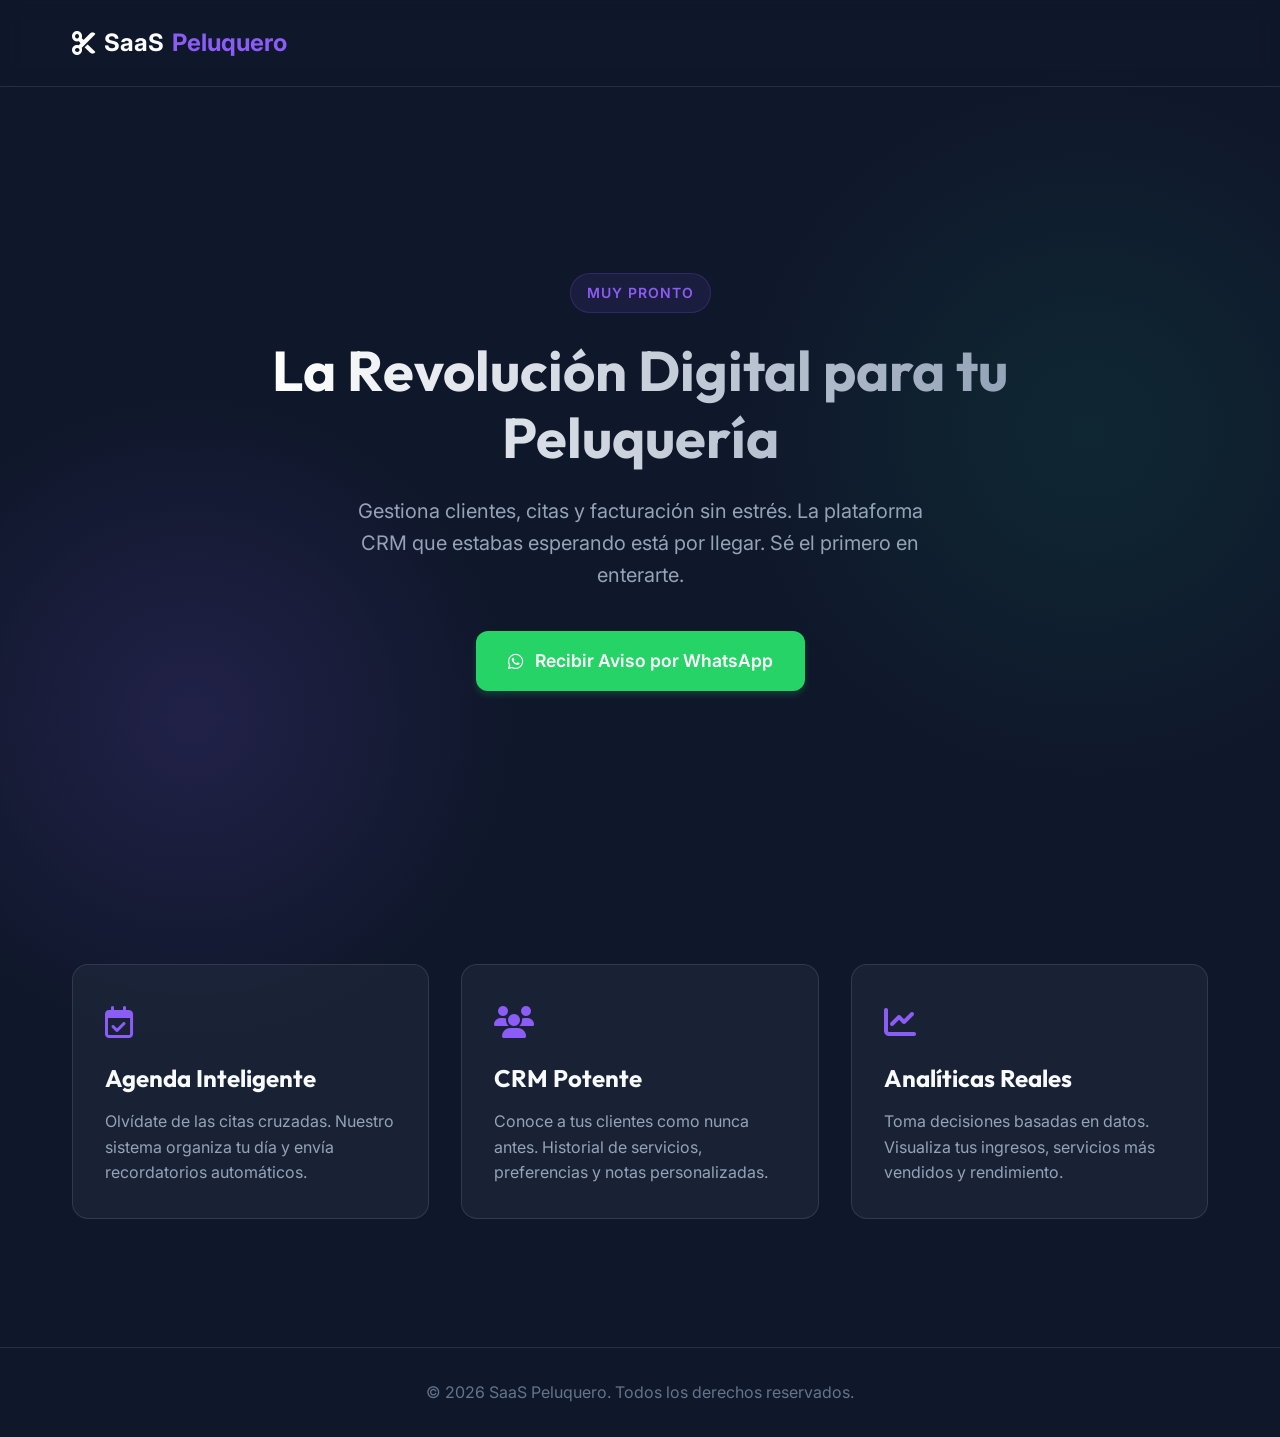
<file: index.html>
<!DOCTYPE html>
<html lang="es">
<head>
    <meta charset="UTF-8">
    <meta name="viewport" content="width=device-width, initial-scale=1.0">
    <title>SaaS Peluquero - Software de Gestión para Salones</title>
    <meta name="description" content="La solución integral para gestionar tu peluquería. CRM, Agenda y Pagos en un solo lugar. Lanzamiento muy pronto.">
    <link rel="stylesheet" href="index.css">
    <!-- FontAwesome for Icons (using CDN for simplicity) -->
    <link rel="stylesheet" href="https://cdnjs.cloudflare.com/ajax/libs/font-awesome/6.4.0/css/all.min.css">
</head>
<body>

    <header>
        <div class="container">
            <nav>
                <a href="#" class="logo">
                    <i class="fa-solid fa-scissors"></i>
                    SaaS<span>Peluquero</span>
                </a>
            </nav>
        </div>
    </header>

    <main>
        <section class="hero">
            <div class="container hero-content">
                <span class="badge">Muy Pronto</span>
                <h1>La Revolución Digital para tu Peluquería</h1>
                <p>Gestiona clientes, citas y facturación sin estrés. La plataforma CRM que estabas esperando está por llegar. Sé el primero en enterarte.</p>
                
                <a href="https://wa.me/1234567890" target="_blank" class="cta-button">
                    <i class="fa-brands fa-whatsapp"></i>
                    Recibir Aviso por WhatsApp
                </a>
            </div>
        </section>

        <section class="features">
            <div class="container">
                <div class="features-grid">
                    <div class="card">
                        <div class="icon">
                            <i class="fa-regular fa-calendar-check"></i>
                        </div>
                        <h3>Agenda Inteligente</h3>
                        <p>Olvídate de las citas cruzadas. Nuestro sistema organiza tu día y envía recordatorios automáticos.</p>
                    </div>
                    <div class="card">
                        <div class="icon">
                            <i class="fa-solid fa-users"></i>
                        </div>
                        <h3>CRM Potente</h3>
                        <p>Conoce a tus clientes como nunca antes. Historial de servicios, preferencias y notas personalizadas.</p>
                    </div>
                    <div class="card">
                        <div class="icon">
                            <i class="fa-solid fa-chart-line"></i>
                        </div>
                        <h3>Analíticas Reales</h3>
                        <p>Toma decisiones basadas en datos. Visualiza tus ingresos, servicios más vendidos y rendimiento.</p>
                    </div>
                </div>
            </div>
        </section>
    </main>

    <footer>
        <div class="container">
            <p>&copy; 2026 SaaS Peluquero. Todos los derechos reservados.</p>
        </div>
    </footer>

</body>
</html>
</file>
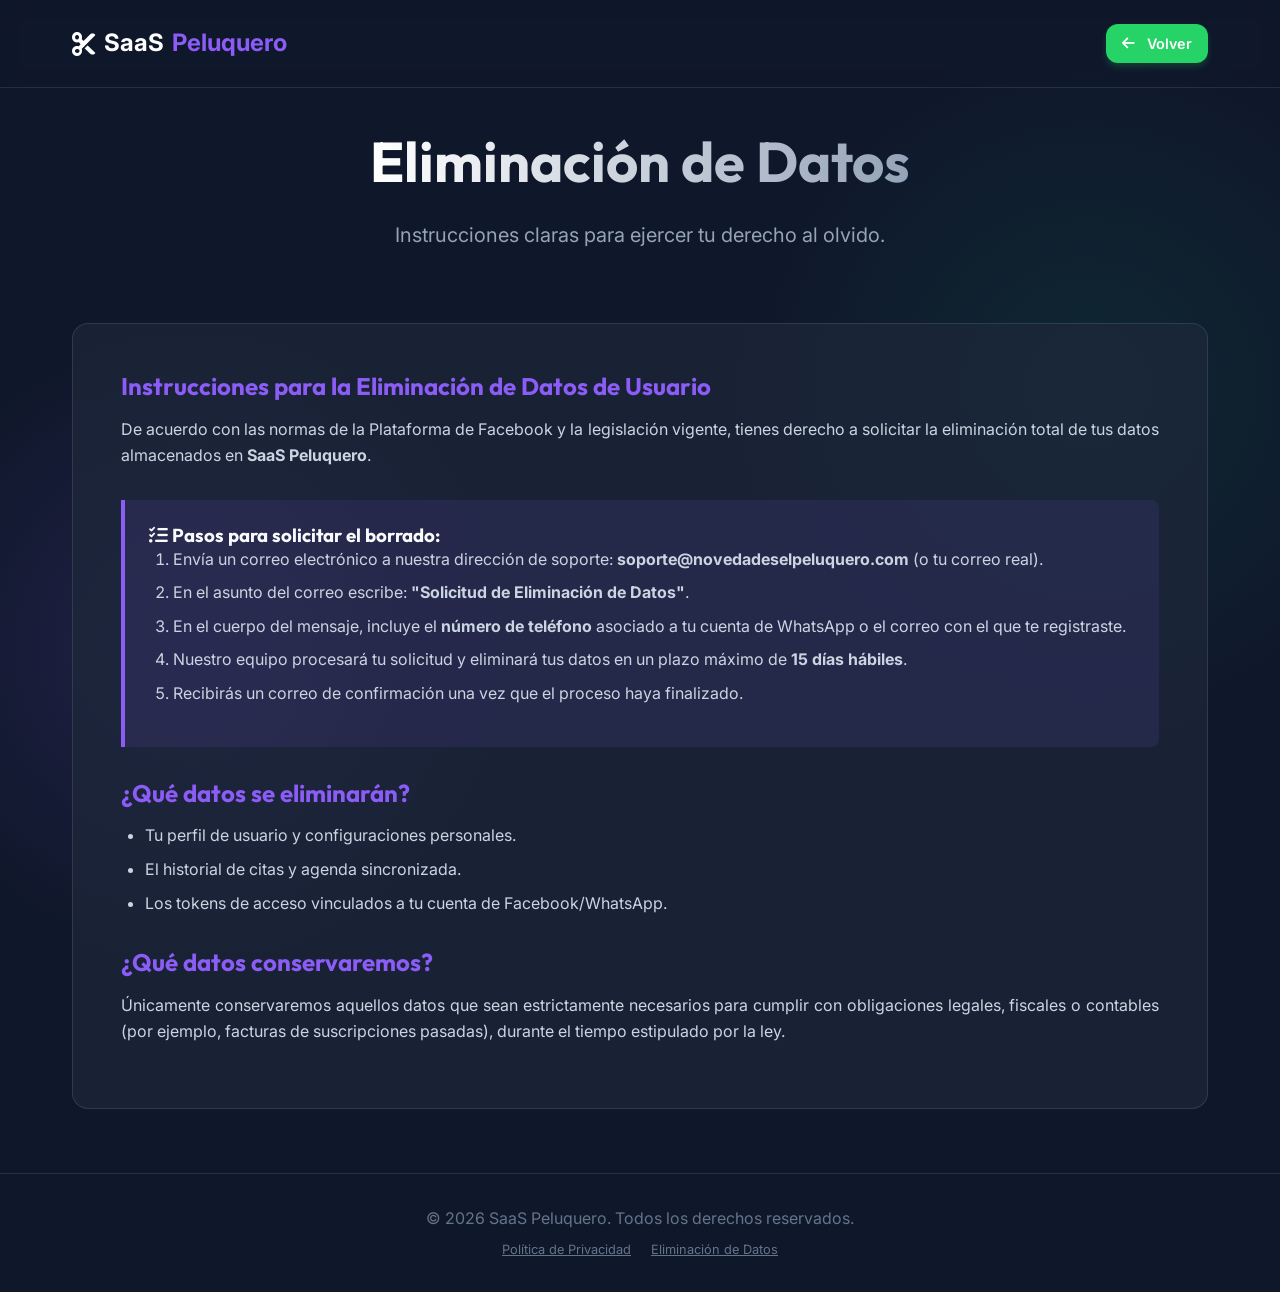
<file: eliminacion_datos.html>
<!DOCTYPE html>
<html lang="es">
<head>
    <meta charset="UTF-8">
    <meta name="viewport" content="width=device-width, initial-scale=1.0">
    <title>Eliminación de Datos - SaaS Peluquero</title>
    <link rel="stylesheet" href="index.css">
    <link rel="stylesheet" href="https://cdnjs.cloudflare.com/ajax/libs/font-awesome/6.4.0/css/all.min.css">
    <style>
        /* Reutilizamos los estilos de la página de política */
        .legal-content {
            background: var(--glass-bg);
            border: 1px solid var(--glass-border);
            padding: 3rem;
            border-radius: 1rem;
            margin-top: 2rem;
            margin-bottom: 4rem;
        }
        .legal-content h2 {
            color: var(--accent-color);
            margin-top: 2rem;
            margin-bottom: 1rem;
            font-size: 1.5rem;
        }
        .legal-content h2:first-child {
            margin-top: 0;
        }
        .legal-content p, .legal-content ul, .legal-content ol {
            color: #cbd5e1;
            margin-bottom: 1rem;
            text-align: justify;
        }
        .legal-content ul, .legal-content ol {
            padding-left: 1.5rem;
        }
        .legal-content li {
            margin-bottom: 0.5rem;
        }
        .step-box {
            background: rgba(139, 92, 246, 0.1);
            border-left: 4px solid var(--accent-color);
            padding: 1.5rem;
            margin: 2rem 0;
            border-radius: 0 0.5rem 0.5rem 0;
        }
    </style>
</head>
<body>

    <header>
        <div class="container">
            <nav>
                <a href="index.html" class="logo">
                    <i class="fa-solid fa-scissors"></i>
                    SaaS<span>Peluquero</span>
                </a>
                <a href="index.html" class="cta-button" style="padding: 0.5rem 1rem; font-size: 0.9rem;">
                    <i class="fa-solid fa-arrow-left"></i> Volver
                </a>
            </nav>
        </div>
    </header>

    <main>
        <section class="hero" style="min-height: 30vh; padding-bottom: 0;">
            <div class="container hero-content">
                <h1>Eliminación de Datos</h1>
                <p>Instrucciones claras para ejercer tu derecho al olvido.</p>
            </div>
        </section>

        <section class="container">
            <div class="legal-content">
                <h2>Instrucciones para la Eliminación de Datos de Usuario</h2>
                <p>
                    De acuerdo con las normas de la Plataforma de Facebook y la legislación vigente, tienes derecho a solicitar la eliminación total de tus datos almacenados en <strong>SaaS Peluquero</strong>.
                </p>

                <div class="step-box">
                    <h3><i class="fa-solid fa-list-check"></i> Pasos para solicitar el borrado:</h3>
                    <ol>
                        <li>Envía un correo electrónico a nuestra dirección de soporte: <strong>soporte@novedadeselpeluquero.com</strong> (o tu correo real).</li>
                        <li>En el asunto del correo escribe: <strong>"Solicitud de Eliminación de Datos"</strong>.</li>
                        <li>En el cuerpo del mensaje, incluye el <strong>número de teléfono</strong> asociado a tu cuenta de WhatsApp o el correo con el que te registraste.</li>
                        <li>Nuestro equipo procesará tu solicitud y eliminará tus datos en un plazo máximo de <strong>15 días hábiles</strong>.</li>
                        <li>Recibirás un correo de confirmación una vez que el proceso haya finalizado.</li>
                    </ol>
                </div>

                <h2>¿Qué datos se eliminarán?</h2>
                <ul>
                    <li>Tu perfil de usuario y configuraciones personales.</li>
                    <li>El historial de citas y agenda sincronizada.</li>
                    <li>Los tokens de acceso vinculados a tu cuenta de Facebook/WhatsApp.</li>
                </ul>

                <h2>¿Qué datos conservaremos?</h2>
                <p>
                    Únicamente conservaremos aquellos datos que sean estrictamente necesarios para cumplir con obligaciones legales, fiscales o contables (por ejemplo, facturas de suscripciones pasadas), durante el tiempo estipulado por la ley.
                </p>
            </div>
        </section>
    </main>

    <footer>
        <div class="container">
            <p>&copy; 2026 SaaS Peluquero. Todos los derechos reservados.</p>
            <p style="font-size: 0.8rem; margin-top: 0.5rem;">
                <a href="politica.html" style="color: inherit; margin-right: 1rem;">Política de Privacidad</a>
                <a href="eliminacion_datos.html" style="color: inherit;">Eliminación de Datos</a>
            </p>
        </div>
    </footer>

</body>
</html>
</file>
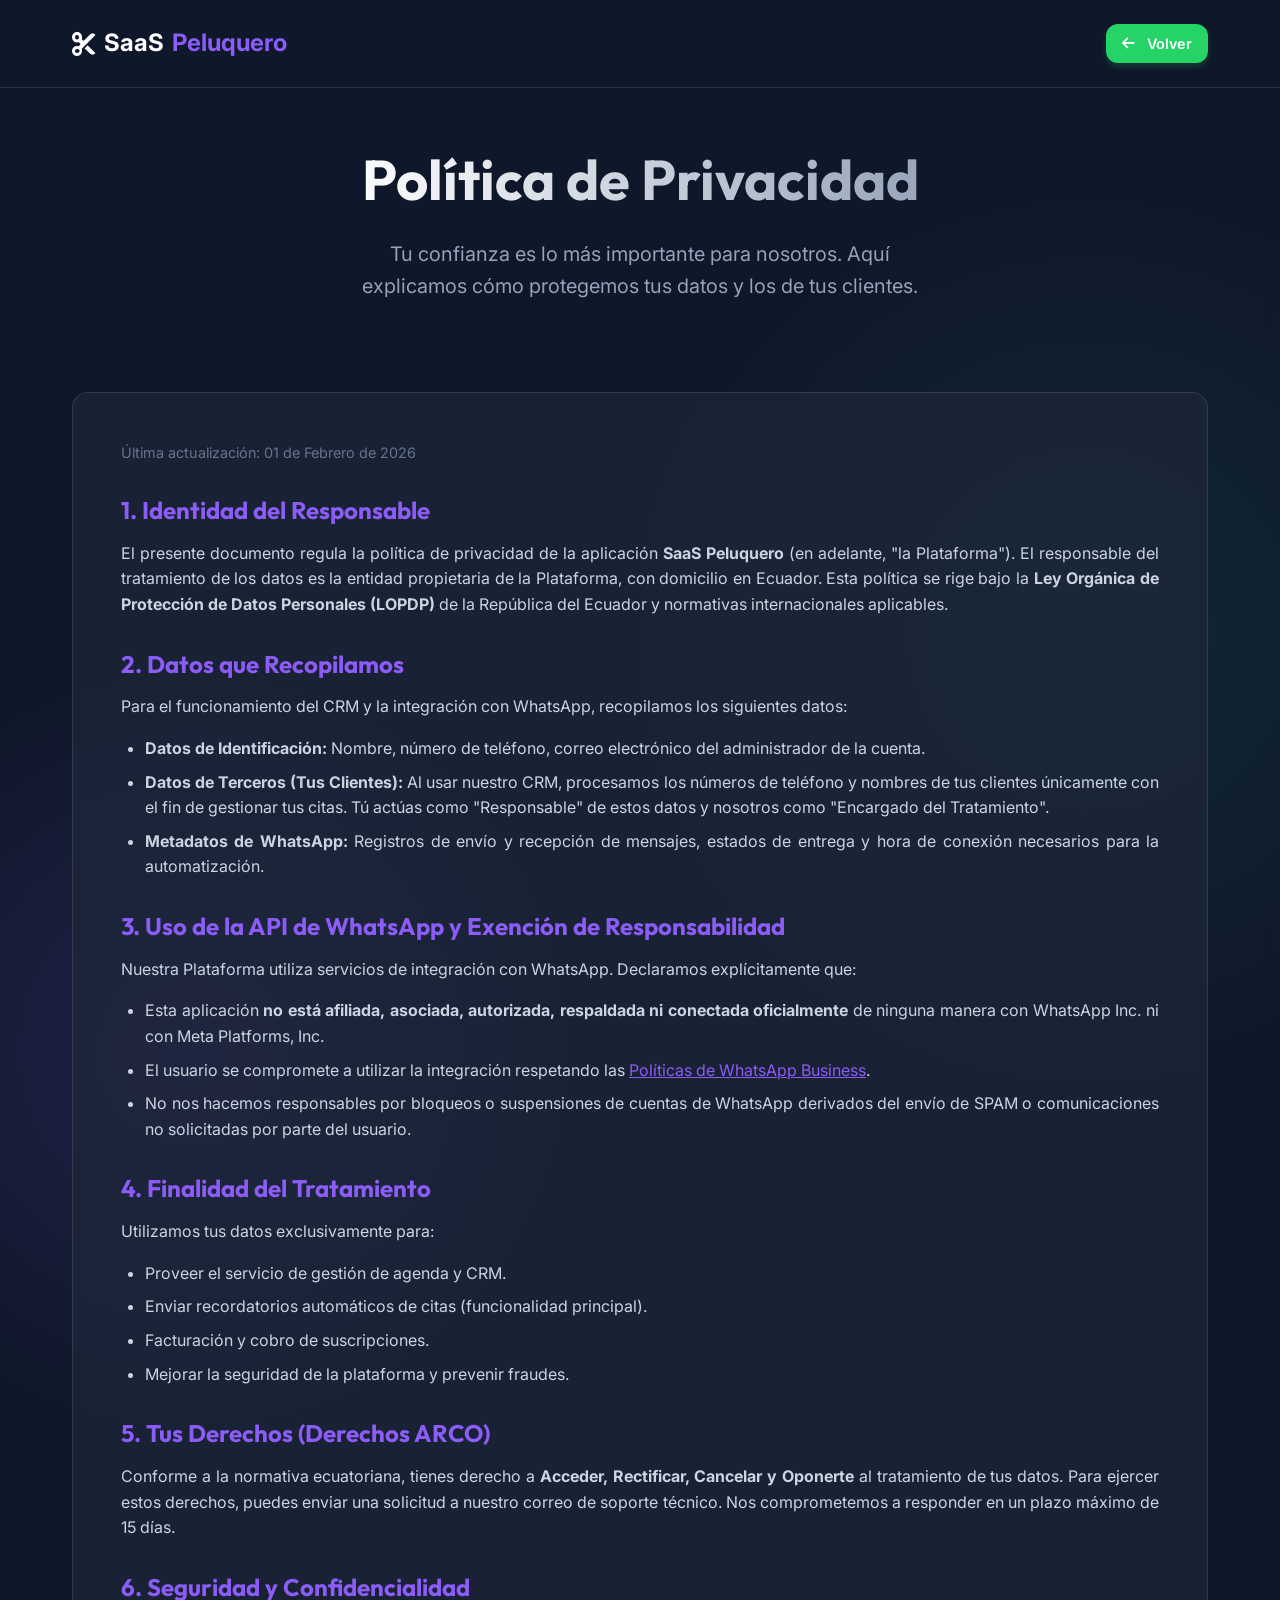
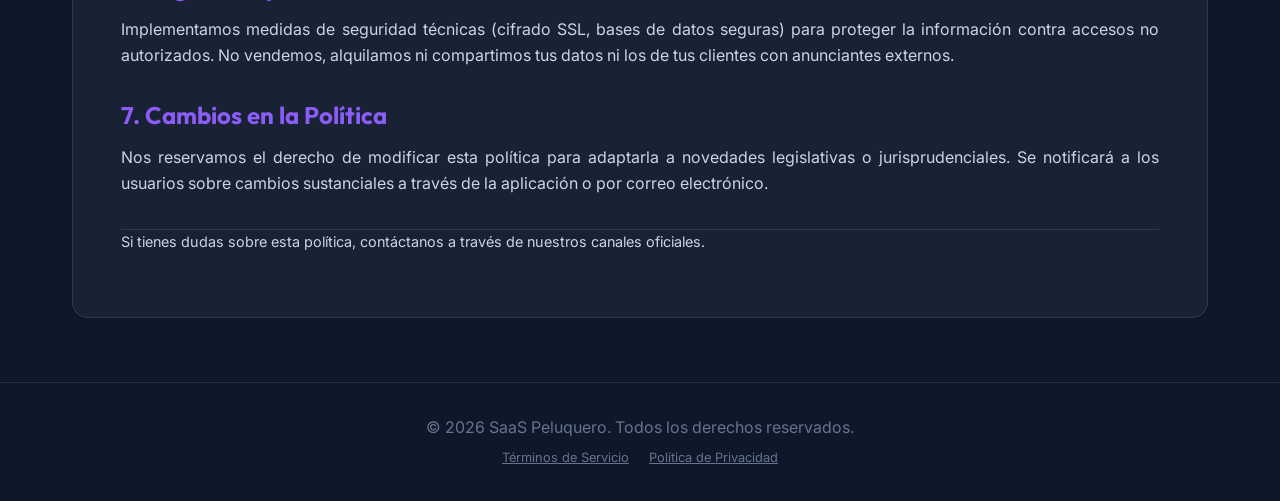
<file: politica.html>
<!DOCTYPE html>
<html lang="es">
<head>
    <meta charset="UTF-8">
    <meta name="viewport" content="width=device-width, initial-scale=1.0">
    <title>Política de Privacidad - SaaS Peluquero</title>
    <link rel="stylesheet" href="index.css">
    <link rel="stylesheet" href="https://cdnjs.cloudflare.com/ajax/libs/font-awesome/6.4.0/css/all.min.css">
    <style>
        /* Estilos específicos para texto legal manteniendo tu línea gráfica */
        .legal-content {
            background: var(--glass-bg);
            border: 1px solid var(--glass-border);
            padding: 3rem;
            border-radius: 1rem;
            margin-top: 2rem;
            margin-bottom: 4rem;
        }
        .legal-content h2 {
            color: var(--accent-color);
            margin-top: 2rem;
            margin-bottom: 1rem;
            font-size: 1.5rem;
        }
        .legal-content h2:first-child {
            margin-top: 0;
        }
        .legal-content p, .legal-content ul {
            color: #cbd5e1;
            margin-bottom: 1rem;
            text-align: justify;
        }
        .legal-content ul {
            padding-left: 1.5rem;
        }
        .legal-content li {
            margin-bottom: 0.5rem;
        }
        .last-update {
            color: #64748b;
            font-size: 0.9rem;
            margin-bottom: 2rem;
            display: block;
        }
    </style>
</head>
<body>

    <header>
        <div class="container">
            <nav>
                <a href="index.html" class="logo">
                    <i class="fa-solid fa-scissors"></i>
                    SaaS<span>Peluquero</span>
                </a>
                <a href="index.html" class="cta-button" style="padding: 0.5rem 1rem; font-size: 0.9rem;">
                    <i class="fa-solid fa-arrow-left"></i> Volver
                </a>
            </nav>
        </div>
    </header>

    <main>
        <section class="hero" style="min-height: 40vh; padding-bottom: 0;">
            <div class="container hero-content">
                <h1>Política de Privacidad</h1>
                <p>Tu confianza es lo más importante para nosotros. Aquí explicamos cómo protegemos tus datos y los de tus clientes.</p>
            </div>
        </section>

        <section class="container">
            <div class="legal-content">
                <span class="last-update">Última actualización: 01 de Febrero de 2026</span>

                <h2>1. Identidad del Responsable</h2>
                <p>
                    El presente documento regula la política de privacidad de la aplicación <strong>SaaS Peluquero</strong> (en adelante, "la Plataforma"). 
                    El responsable del tratamiento de los datos es la entidad propietaria de la Plataforma, con domicilio en Ecuador. 
                    Esta política se rige bajo la <strong>Ley Orgánica de Protección de Datos Personales (LOPDP)</strong> de la República del Ecuador y normativas internacionales aplicables.
                </p>

                <h2>2. Datos que Recopilamos</h2>
                <p>Para el funcionamiento del CRM y la integración con WhatsApp, recopilamos los siguientes datos:</p>
                <ul>
                    <li><strong>Datos de Identificación:</strong> Nombre, número de teléfono, correo electrónico del administrador de la cuenta.</li>
                    <li><strong>Datos de Terceros (Tus Clientes):</strong> Al usar nuestro CRM, procesamos los números de teléfono y nombres de tus clientes únicamente con el fin de gestionar tus citas. Tú actúas como "Responsable" de estos datos y nosotros como "Encargado del Tratamiento".</li>
                    <li><strong>Metadatos de WhatsApp:</strong> Registros de envío y recepción de mensajes, estados de entrega y hora de conexión necesarios para la automatización.</li>
                </ul>

                <h2>3. Uso de la API de WhatsApp y Exención de Responsabilidad</h2>
                <p>
                    Nuestra Plataforma utiliza servicios de integración con WhatsApp. Declaramos explícitamente que:
                </p>
                <ul>
                    <li>Esta aplicación <strong>no está afiliada, asociada, autorizada, respaldada ni conectada oficialmente</strong> de ninguna manera con WhatsApp Inc. ni con Meta Platforms, Inc.</li>
                    <li>El usuario se compromete a utilizar la integración respetando las <a href="https://www.whatsapp.com/legal/business-policy/" target="_blank" style="color: var(--accent-color);">Políticas de WhatsApp Business</a>.</li>
                    <li>No nos hacemos responsables por bloqueos o suspensiones de cuentas de WhatsApp derivados del envío de SPAM o comunicaciones no solicitadas por parte del usuario.</li>
                </ul>

                <h2>4. Finalidad del Tratamiento</h2>
                <p>Utilizamos tus datos exclusivamente para:</p>
                <ul>
                    <li>Proveer el servicio de gestión de agenda y CRM.</li>
                    <li>Enviar recordatorios automáticos de citas (funcionalidad principal).</li>
                    <li>Facturación y cobro de suscripciones.</li>
                    <li>Mejorar la seguridad de la plataforma y prevenir fraudes.</li>
                </ul>

                <h2>5. Tus Derechos (Derechos ARCO)</h2>
                <p>
                    Conforme a la normativa ecuatoriana, tienes derecho a <strong>Acceder, Rectificar, Cancelar y Oponerte</strong> al tratamiento de tus datos. 
                    Para ejercer estos derechos, puedes enviar una solicitud a nuestro correo de soporte técnico. Nos comprometemos a responder en un plazo máximo de 15 días.
                </p>

                <h2>6. Seguridad y Confidencialidad</h2>
                <p>
                    Implementamos medidas de seguridad técnicas (cifrado SSL, bases de datos seguras) para proteger la información contra accesos no autorizados. 
                    No vendemos, alquilamos ni compartimos tus datos ni los de tus clientes con anunciantes externos.
                </p>

                <h2>7. Cambios en la Política</h2>
                <p>
                    Nos reservamos el derecho de modificar esta política para adaptarla a novedades legislativas o jurisprudenciales. 
                    Se notificará a los usuarios sobre cambios sustanciales a través de la aplicación o por correo electrónico.
                </p>

                <p style="margin-top: 2rem; border-top: 1px solid var(--glass-border); paddingTop: 1rem; font-size: 0.9rem;">
                    Si tienes dudas sobre esta política, contáctanos a través de nuestros canales oficiales.
                </p>
            </div>
        </section>
    </main>

    <footer>
        <div class="container">
            <p>&copy; 2026 SaaS Peluquero. Todos los derechos reservados.</p>
            <p style="font-size: 0.8rem; margin-top: 0.5rem;">
                <a href="#" style="color: inherit; margin-right: 1rem;">Términos de Servicio</a>
                <a href="#" style="color: inherit;">Política de Privacidad</a>
            </p>
        </div>
    </footer>

</body>
</html>
</file>
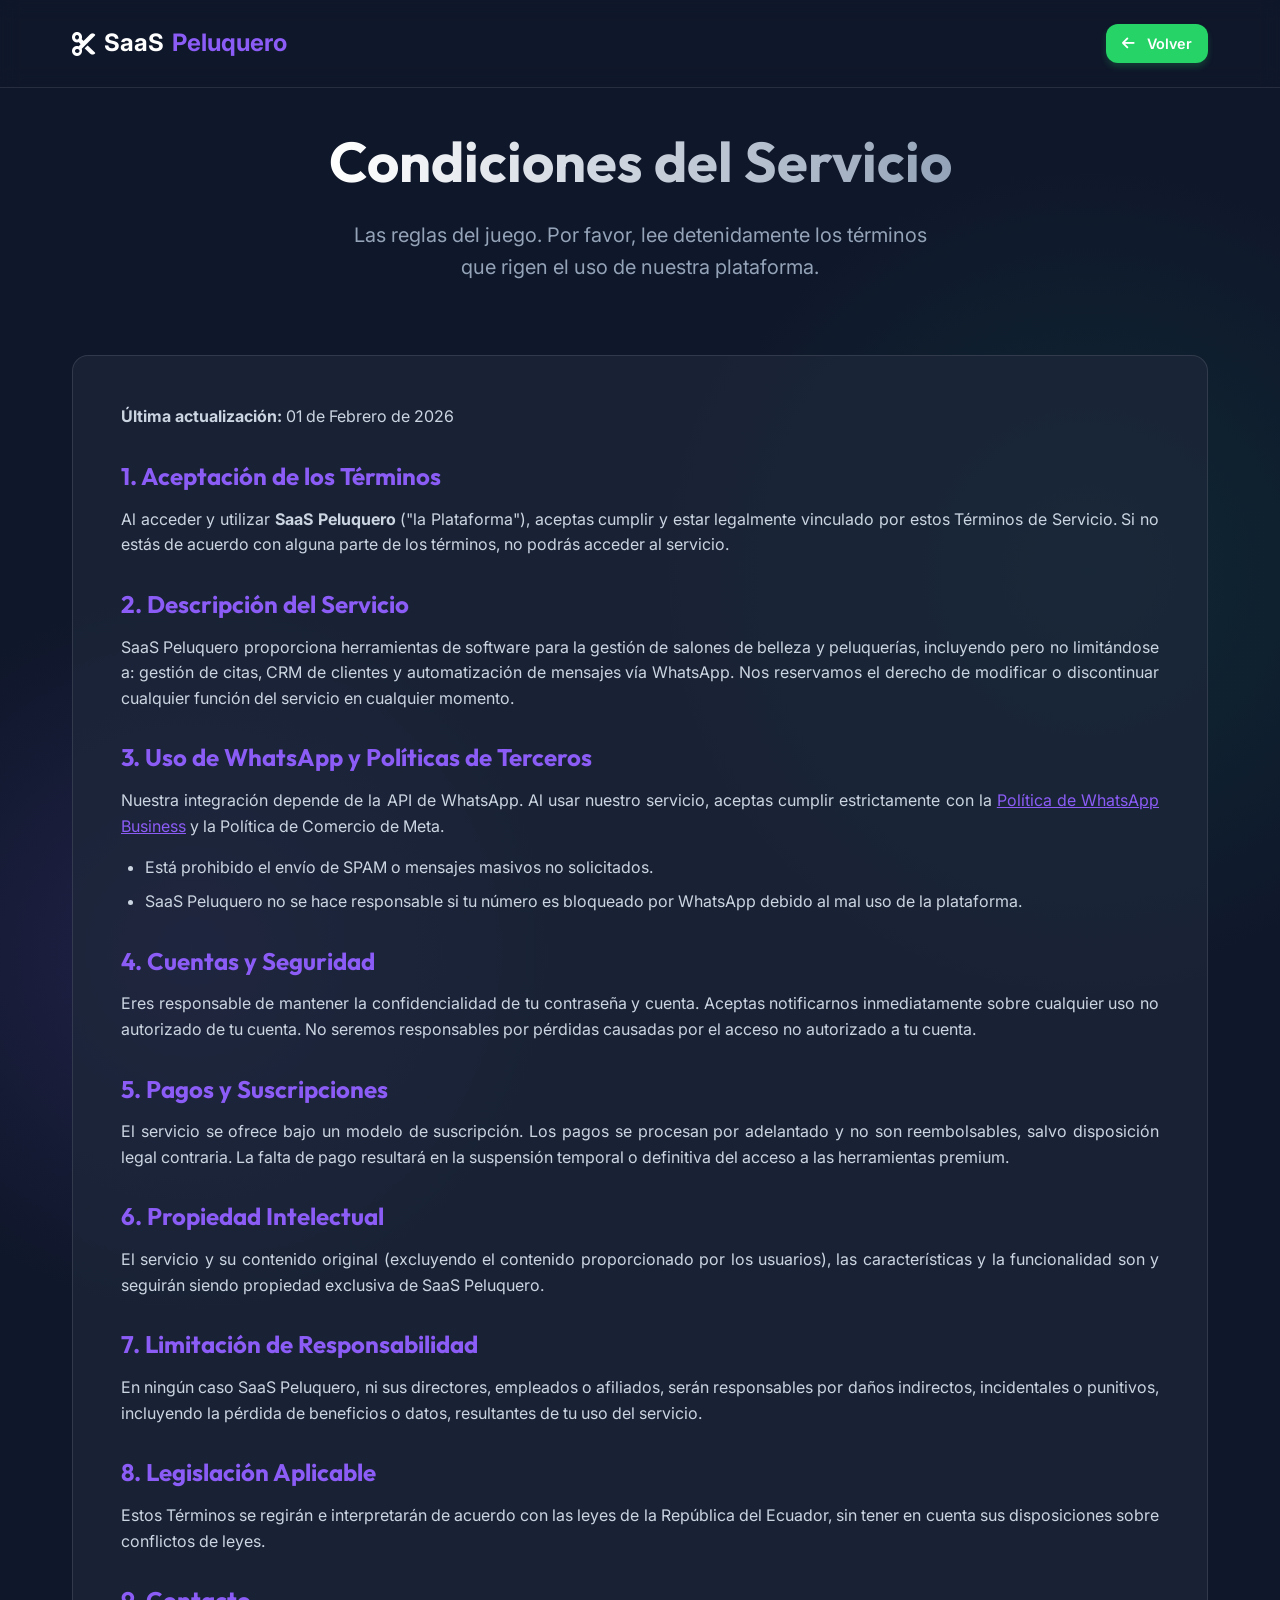
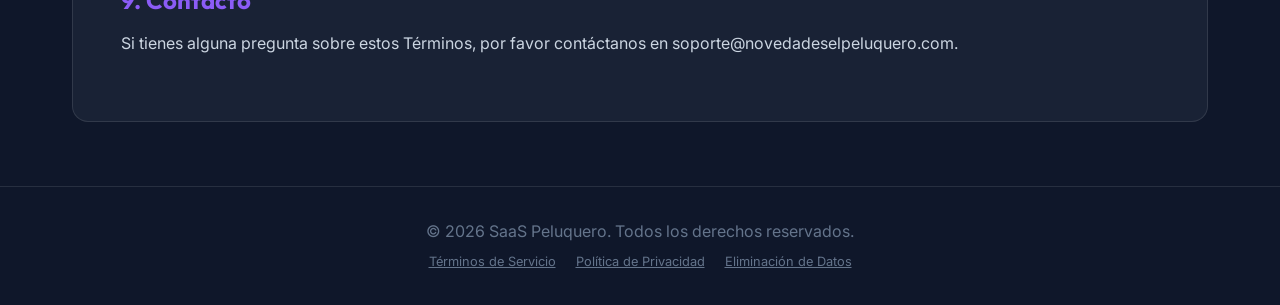
<file: terminos.html>
<!DOCTYPE html>
<html lang="es">
<head>
    <meta charset="UTF-8">
    <meta name="viewport" content="width=device-width, initial-scale=1.0">
    <title>Términos de Servicio - SaaS Peluquero</title>
    <link rel="stylesheet" href="index.css">
    <link rel="stylesheet" href="https://cdnjs.cloudflare.com/ajax/libs/font-awesome/6.4.0/css/all.min.css">
    <style>
        /* Estilos consistentes con las otras páginas legales */
        .legal-content {
            background: var(--glass-bg);
            border: 1px solid var(--glass-border);
            padding: 3rem;
            border-radius: 1rem;
            margin-top: 2rem;
            margin-bottom: 4rem;
        }
        .legal-content h2 {
            color: var(--accent-color);
            margin-top: 2rem;
            margin-bottom: 1rem;
            font-size: 1.5rem;
        }
        .legal-content h2:first-child {
            margin-top: 0;
        }
        .legal-content p, .legal-content ul {
            color: #cbd5e1;
            margin-bottom: 1rem;
            text-align: justify;
        }
        .legal-content ul {
            padding-left: 1.5rem;
        }
        .legal-content li {
            margin-bottom: 0.5rem;
        }
    </style>
</head>
<body>

    <header>
        <div class="container">
            <nav>
                <a href="index.html" class="logo">
                    <i class="fa-solid fa-scissors"></i>
                    SaaS<span>Peluquero</span>
                </a>
                <a href="index.html" class="cta-button" style="padding: 0.5rem 1rem; font-size: 0.9rem;">
                    <i class="fa-solid fa-arrow-left"></i> Volver
                </a>
            </nav>
        </div>
    </header>

    <main>
        <section class="hero" style="min-height: 30vh; padding-bottom: 0;">
            <div class="container hero-content">
                <h1>Condiciones del Servicio</h1>
                <p>Las reglas del juego. Por favor, lee detenidamente los términos que rigen el uso de nuestra plataforma.</p>
            </div>
        </section>

        <section class="container">
            <div class="legal-content">
                <p><strong>Última actualización:</strong> 01 de Febrero de 2026</p>

                <h2>1. Aceptación de los Términos</h2>
                <p>
                    Al acceder y utilizar <strong>SaaS Peluquero</strong> ("la Plataforma"), aceptas cumplir y estar legalmente vinculado por estos Términos de Servicio. Si no estás de acuerdo con alguna parte de los términos, no podrás acceder al servicio.
                </p>

                <h2>2. Descripción del Servicio</h2>
                <p>
                    SaaS Peluquero proporciona herramientas de software para la gestión de salones de belleza y peluquerías, incluyendo pero no limitándose a: gestión de citas, CRM de clientes y automatización de mensajes vía WhatsApp. Nos reservamos el derecho de modificar o discontinuar cualquier función del servicio en cualquier momento.
                </p>

                <h2>3. Uso de WhatsApp y Políticas de Terceros</h2>
                <p>
                    Nuestra integración depende de la API de WhatsApp. Al usar nuestro servicio, aceptas cumplir estrictamente con la <a href="https://www.whatsapp.com/legal/business-policy/" target="_blank" style="color: var(--accent-color);">Política de WhatsApp Business</a> y la Política de Comercio de Meta.
                </p>
                <ul>
                    <li>Está prohibido el envío de SPAM o mensajes masivos no solicitados.</li>
                    <li>SaaS Peluquero no se hace responsable si tu número es bloqueado por WhatsApp debido al mal uso de la plataforma.</li>
                </ul>

                <h2>4. Cuentas y Seguridad</h2>
                <p>
                    Eres responsable de mantener la confidencialidad de tu contraseña y cuenta. Aceptas notificarnos inmediatamente sobre cualquier uso no autorizado de tu cuenta. No seremos responsables por pérdidas causadas por el acceso no autorizado a tu cuenta.
                </p>

                <h2>5. Pagos y Suscripciones</h2>
                <p>
                    El servicio se ofrece bajo un modelo de suscripción. Los pagos se procesan por adelantado y no son reembolsables, salvo disposición legal contraria. La falta de pago resultará en la suspensión temporal o definitiva del acceso a las herramientas premium.
                </p>

                <h2>6. Propiedad Intelectual</h2>
                <p>
                    El servicio y su contenido original (excluyendo el contenido proporcionado por los usuarios), las características y la funcionalidad son y seguirán siendo propiedad exclusiva de SaaS Peluquero.
                </p>

                <h2>7. Limitación de Responsabilidad</h2>
                <p>
                    En ningún caso SaaS Peluquero, ni sus directores, empleados o afiliados, serán responsables por daños indirectos, incidentales o punitivos, incluyendo la pérdida de beneficios o datos, resultantes de tu uso del servicio.
                </p>

                <h2>8. Legislación Aplicable</h2>
                <p>
                    Estos Términos se regirán e interpretarán de acuerdo con las leyes de la República del Ecuador, sin tener en cuenta sus disposiciones sobre conflictos de leyes.
                </p>

                <h2>9. Contacto</h2>
                <p>
                    Si tienes alguna pregunta sobre estos Términos, por favor contáctanos en soporte@novedadeselpeluquero.com.
                </p>
            </div>
        </section>
    </main>

    <footer>
        <div class="container">
            <p>&copy; 2026 SaaS Peluquero. Todos los derechos reservados.</p>
            <p style="font-size: 0.8rem; margin-top: 0.5rem;">
                <a href="terminos.html" style="color: inherit; margin-right: 1rem;">Términos de Servicio</a>
                <a href="politica.html" style="color: inherit; margin-right: 1rem;">Política de Privacidad</a>
                <a href="eliminacion_datos.html" style="color: inherit;">Eliminación de Datos</a>
            </p>
        </div>
    </footer>

</body>
</html>
</file>
<file: index.css>
@import url('https://fonts.googleapis.com/css2?family=Inter:wght@300;400;600;700&family=Outfit:wght@500;700&display=swap');

:root {
  --bg-color: #0f172a;
  --text-color: #f8fafc;
  --accent-color: #8b5cf6;
  --accent-hover: #7c3aed;
  --secondary-bg: #1e293b;
  --glass-bg: rgba(30, 41, 59, 0.7);
  --glass-border: rgba(255, 255, 255, 0.1);
  --success-color: #10b981;
}

* {
  margin: 0;
  padding: 0;
  box-sizing: border-box;
}

body {
  font-family: 'Inter', sans-serif;
  background-color: var(--bg-color);
  color: var(--text-color);
  line-height: 1.6;
  overflow-x: hidden;
  background-image: 
    radial-gradient(circle at 15% 50%, rgba(139, 92, 246, 0.15) 0%, transparent 25%),
    radial-gradient(circle at 85% 30%, rgba(16, 185, 129, 0.1) 0%, transparent 25%);
}

h1, h2, h3 {
  font-family: 'Outfit', sans-serif;
  line-height: 1.2;
}

.container {
  max-width: 1200px;
  margin: 0 auto;
  padding: 0 2rem;
}

/* Header */
header {
  padding: 1.5rem 0;
  position: fixed;
  width: 100%;
  top: 0;
  z-index: 100;
  backdrop-filter: blur(10px);
  border-bottom: 1px solid var(--glass-border);
}

nav {
  display: flex;
  justify-content: space-between;
  align-items: center;
}

.logo {
  font-size: 1.5rem;
  font-weight: 700;
  color: white;
  text-decoration: none;
  display: flex;
  align-items: center;
  gap: 0.5rem;
}

.logo span {
  color: var(--accent-color);
}

/* Hero Section */
.hero {
  min-height: 100vh;
  display: flex;
  align-items: center;
  justify-content: center;
  text-align: center;
  padding: 8rem 2rem 4rem;
  position: relative;
}

.hero-content {
  max-width: 800px;
  animation: fadeUp 1s ease-out;
}

.badge {
  display: inline-block;
  padding: 0.5rem 1rem;
  border-radius: 50px;
  background: rgba(139, 92, 246, 0.1);
  color: var(--accent-color);
  border: 1px solid rgba(139, 92, 246, 0.2);
  font-weight: 600;
  font-size: 0.875rem;
  margin-bottom: 1.5rem;
  text-transform: uppercase;
  letter-spacing: 1px;
}

.hero h1 {
  font-size: 3.5rem;
  margin-bottom: 1.5rem;
  background: linear-gradient(to right, #fff, #94a3b8);
  -webkit-background-clip: text;
  -webkit-text-fill-color: transparent;
}

.hero p {
  font-size: 1.25rem;
  color: #94a3b8;
  margin-bottom: 2.5rem;
  max-width: 600px;
  margin-left: auto;
  margin-right: auto;
}

.cta-button {
  display: inline-flex;
  align-items: center;
  gap: 0.75rem;
  background-color: #25D366; /* WhatsApp Green */
  color: white;
  padding: 1rem 2rem;
  border-radius: 12px;
  text-decoration: none;
  font-weight: 600;
  font-size: 1.1rem;
  transition: all 0.3s ease;
  box-shadow: 0 4px 6px rgba(37, 211, 102, 0.2);
}

.cta-button:hover {
  background-color: #22c55e;
  transform: translateY(-2px);
  box-shadow: 0 8px 12px rgba(37, 211, 102, 0.3);
}

.cta-button svg {
  width: 24px;
  height: 24px;
  fill: currentColor;
}

/* Features Grid */
.features {
  padding: 4rem 0;
}

.features-grid {
  display: grid;
  grid-template-columns: repeat(auto-fit, minmax(300px, 1fr));
  gap: 2rem;
}

.card {
  background: var(--glass-bg);
  border: 1px solid var(--glass-border);
  padding: 2rem;
  border-radius: 1rem;
  transition: transform 0.3s ease;
}

.card:hover {
  transform: translateY(-5px);
  border-color: var(--accent-color);
}

.card h3 {
  font-size: 1.5rem;
  margin-bottom: 1rem;
  color: var(--text-color);
}

.card p {
  color: #94a3b8;
}

.icon {
  font-size: 2rem;
  margin-bottom: 1rem;
  color: var(--accent-color);
}

/* Footer */
footer {
  padding: 2rem 0;
  text-align: center;
  color: #64748b;
  border-top: 1px solid var(--glass-border);
  margin-top: 4rem;
}

/* Animations */
@keyframes fadeUp {
  from {
    opacity: 0;
    transform: translateY(20px);
  }
  to {
    opacity: 1;
    transform: translateY(0);
  }
}

/* Responsive */
@media (max-width: 768px) {
  .hero h1 {
    font-size: 2.5rem;
  }
  
  .hero p {
    font-size: 1.1rem;
  }
}
</file>
